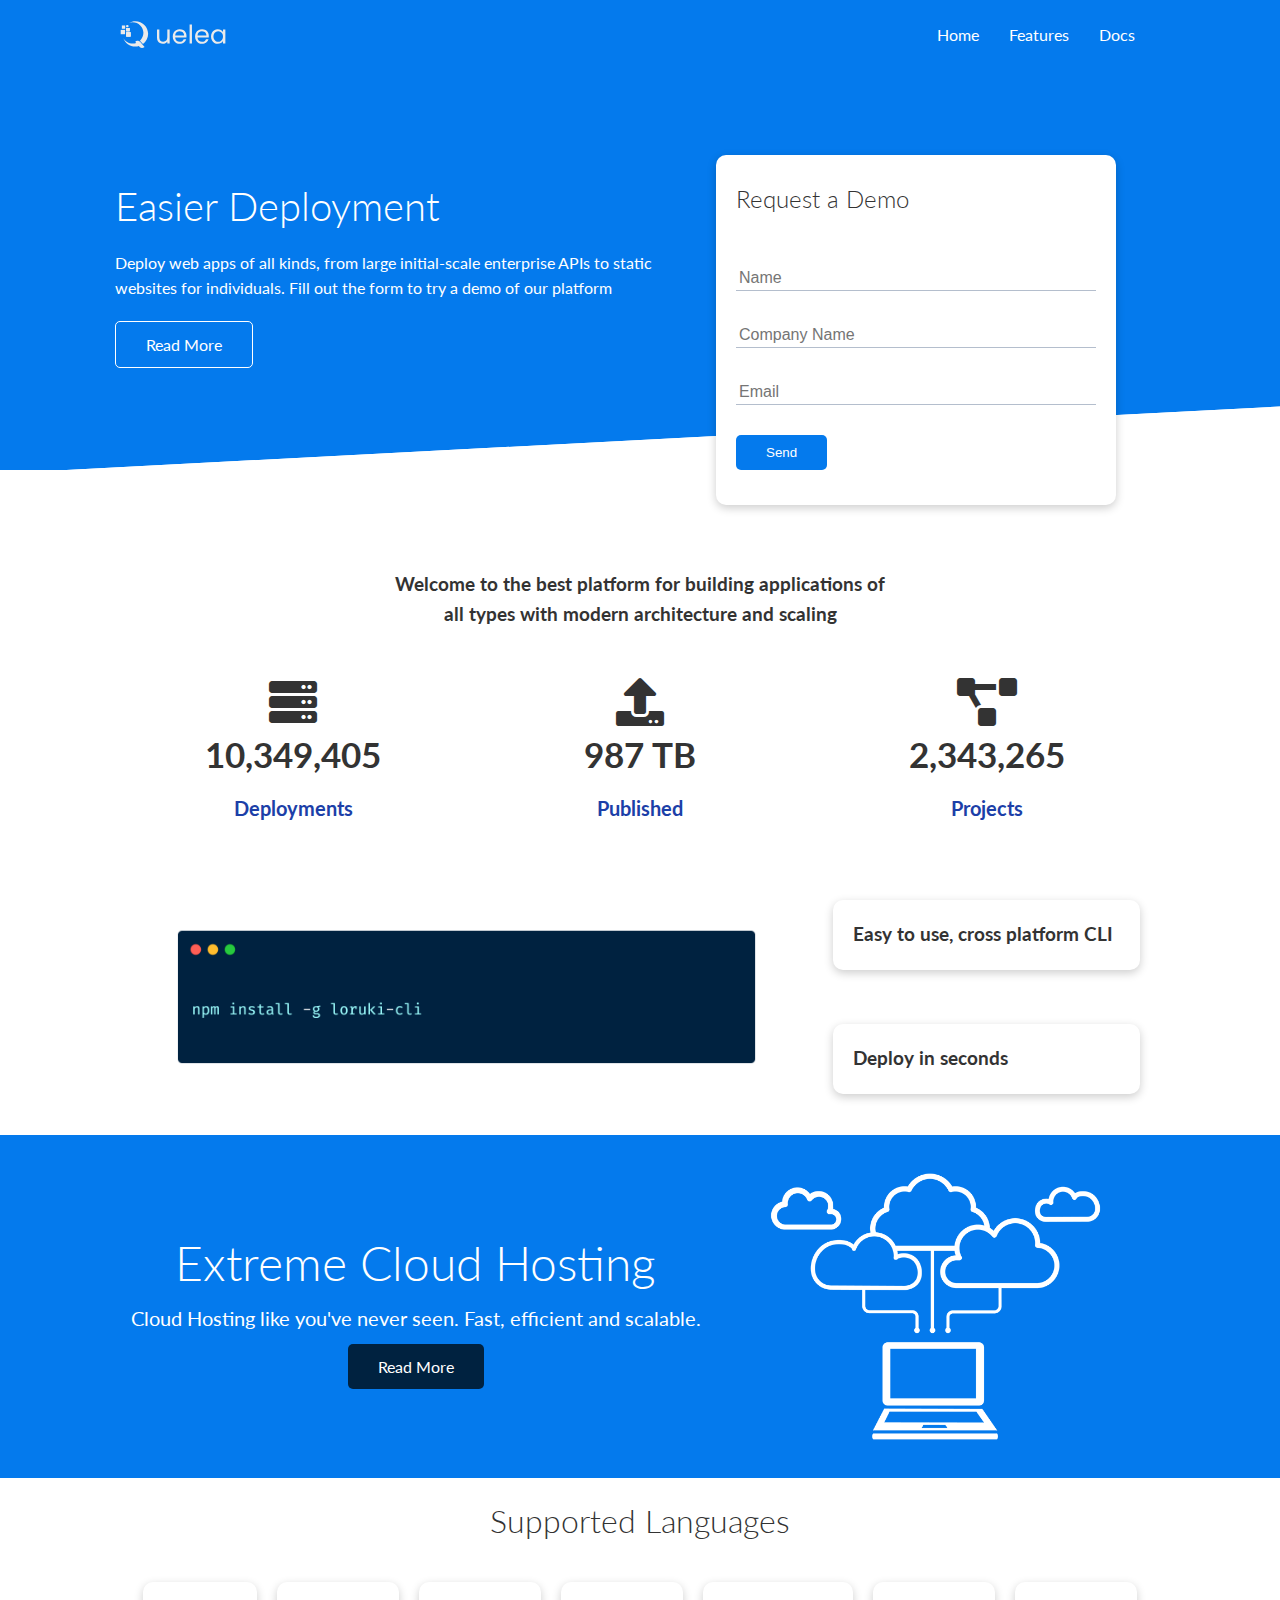
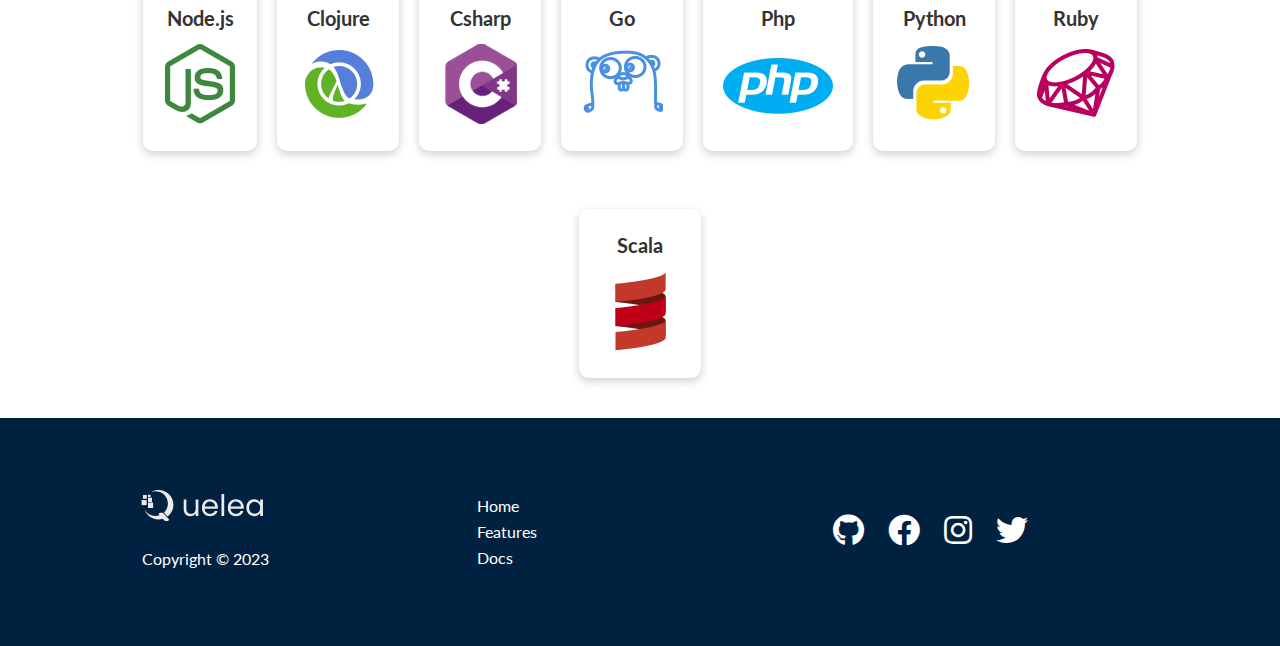
<file: index.html>
<!DOCTYPE html>
<html lang="en">
<head>
    <meta charset="UTF-8">
    <meta name="viewport" content="width=device-width, initial-scale=1.0">
    <link rel="stylesheet" href="https://cdnjs.cloudflare.com/ajax/libs/font-awesome/5.15.4/css/all.min.css" integrity="sha512-1ycn6IcaQQ40/MKBW2W4Rhis/DbILU74C1vSrLJxCq57o941Ym01SwNsOMqvEBFlcgUa6xLiPY/NS5R+E6ztJQ==" crossorigin="anonymous" referrerpolicy="no-referrer" />
    <link rel="stylesheet" href="./style.css">
    <link rel="stylesheet" href="./utilities.css">
    <title>Quelea | Cloud Hosting For Everyone</title>
</head>
<body>
    <!-- Navbar -->
    <div class="navbar">
        <div class="container flex">
            <!-- <h1 class="logo">Loruki.</h1> -->
            <img id="logo" src="./Assets/Quelea.svg" alt="">
            <nav>
                <ul>
                    <li><a href="index.html">Home</a></li>
                    <li><a href="features.html">Features</a></li>
                    <li><a href="docs.html">Docs</a></li>
                </ul>
            </nav>
        </div>
    </div>

    <!-- Showcase -->
    <section class="showcase">
        <div class="container grid">
            <div class="showcase-text">
                <h1>Easier Deployment</h1>
                <p>Deploy web apps of all kinds, from large initial-scale
                enterprise APIs to static websites for individuals. Fill
                out the form to try a demo of our platform</p>
                <a href="features.html" class="btn btn-outline">Read More</a>
            </div>
            
            <div class="showcase-form card">
                <h2>Request a Demo</h2>
                <form name="contact" method="POST" netlify-honeypot="bot-field" data-netlify="true">
                    <input type="hidden" name="form-name" value="contact">
                    <p class="hidden">
                        <label>
                          Don't fill this out if you're human: <input name="bot-field" />
                        </label>
                      </p>
                    <div class="form-control">
                        <input type="text" name="name" placeholder="Name" required>
                    </div>
                    <div class="form-control">
                        <input type="text" name="company" placeholder="Company Name" required>
                    </div>
                    <div class="form-control">
                        <input type="email" name="Email" placeholder="Email" required>
                    </div>

                    <input type="submit" value="Send" class="btn btn-primary">
                </form>
            </div>
        </div>
    </section>
    
    <!-- Stats Elements -->
    <section class="stats">
        <div class="container">
            <h3 class="stats-heading text-center my-1">
                Welcome to the best platform for building applications of all types with modern architecture and scaling
            </h3>

            <div class="grid grid-3 text-center my-4">
                <div>
                    <i class="fas fa-server fa-3x"></i>
                    <h3>10,349,405</h3>
                    <p class="text-secondary">Deployments</p>
                </div>
                <div>
                    <i class="fas fa-upload fa-3x"></i>
                    <h3>987 TB</h3>
                    <p class="text-secondary">Published</p>
                </div>
                <div>
                    <i class="fas fa-project-diagram fa-3x"></i>
                    <h3>2,343,265</h3>
                    <p class="text-secondary">Projects</p>
                </div>
            </div>
        </div>
    </section>

    <!-- Cli Element -->
    <section class="cli">
        <div class="container grid">
            <img src="./Assets/images/cliparts/cli.png" alt="cli">
            <div class="card">
                <h3>Easy to use, cross platform CLI</h3>
            </div>
            <div class="card">
                <h3>Deploy in seconds</h3>
            </div>
        </div>
    </section>

    <!-- Cloud Element -->
    <section class="cloud bg-primary my-2 py-2">
        <div class="container grid">
            <div class="text-center">
                <h2 class="lg">Extreme Cloud Hosting</h2>
                <p class="lead my-1">
                    Cloud Hosting like you've never seen. Fast, efficient and scalable.</p>
                    <a href="features.html" class="btn btn-dark">Read More</a>
            </div>
            <img src="./Assets/images/cliparts/cloud.png" alt="">
        </div>
    </section>

    <!-- Languages Element -->
    <section class="languages">
        <h2 class="md text-center my-2">
            Supported Languages
        </h2>
        <div class="container flex">
            <div class="card">
                <h4>Node.js</h4>
                <img src="./Assets/images/logos/node.png" alt="node.js">
            </div>
            <div class="card">
                <h4>Clojure</h4>
                <img src="./Assets/images/logos/clojure.png" alt="clojure">
            </div>
            <div class="card">
                <h4>Csharp</h4>
                <img src="./Assets/images/logos/csharp.png" alt="csharp">
            </div>
            <div class="card">
                <h4>Go</h4>
                <img src="./Assets/images/logos/go.png" alt="go">
            </div>
            <div class="card">
                <h4>Php</h4>
                <img src="./Assets/images/logos/php.png" alt="php">
            </div>
            <div class="card">
                <h4>Python</h4>
                <img src="./Assets/images/logos/python.png" alt="python">
            </div>
            <div class="card">
                <h4>Ruby</h4>
                <img src="./Assets/images/logos/ruby.png" alt="Ruby">
            </div>
            <div class="card">
                <h4>Scala</h4>
                <img src="./Assets/images/logos/scala.png" alt="scala">
            </div>
        </div>
    </section>

    <!-- Footer Element -->
    <footer class="footer bg-dark py-5">
        <div class="container grid grid-3">
            <div>
                <!-- <h1>Loruki</h1> -->
                <img src="./Assets/Quelea.svg" alt="quelea logo" id="logo">
                <p>&nbsp;&nbsp;&nbsp;Copyright &copy; 2023</p>
            </div>
            <nav>
                <ul>
                    <li><a href="index.html">Home</a></li>
                    <li><a href="features.html">Features</a></li>
                    <li><a href="docs.html">Docs</a></li>
                </ul>
            </nav>
            <div class="social">
                <a href="#"><i class="fab fa-github fa-2x"></i></a>
                <a href="#"><i class="fab fa-facebook fa-2x"></i></a>
                <a href="#"><i class="fab fa-instagram fa-2x"></i></a>
                <a href="#"><i class="fab fa-twitter fa-2x"></i></a>
            </div>
        </div>
    </footer>
    
</body>
</html>
</file>
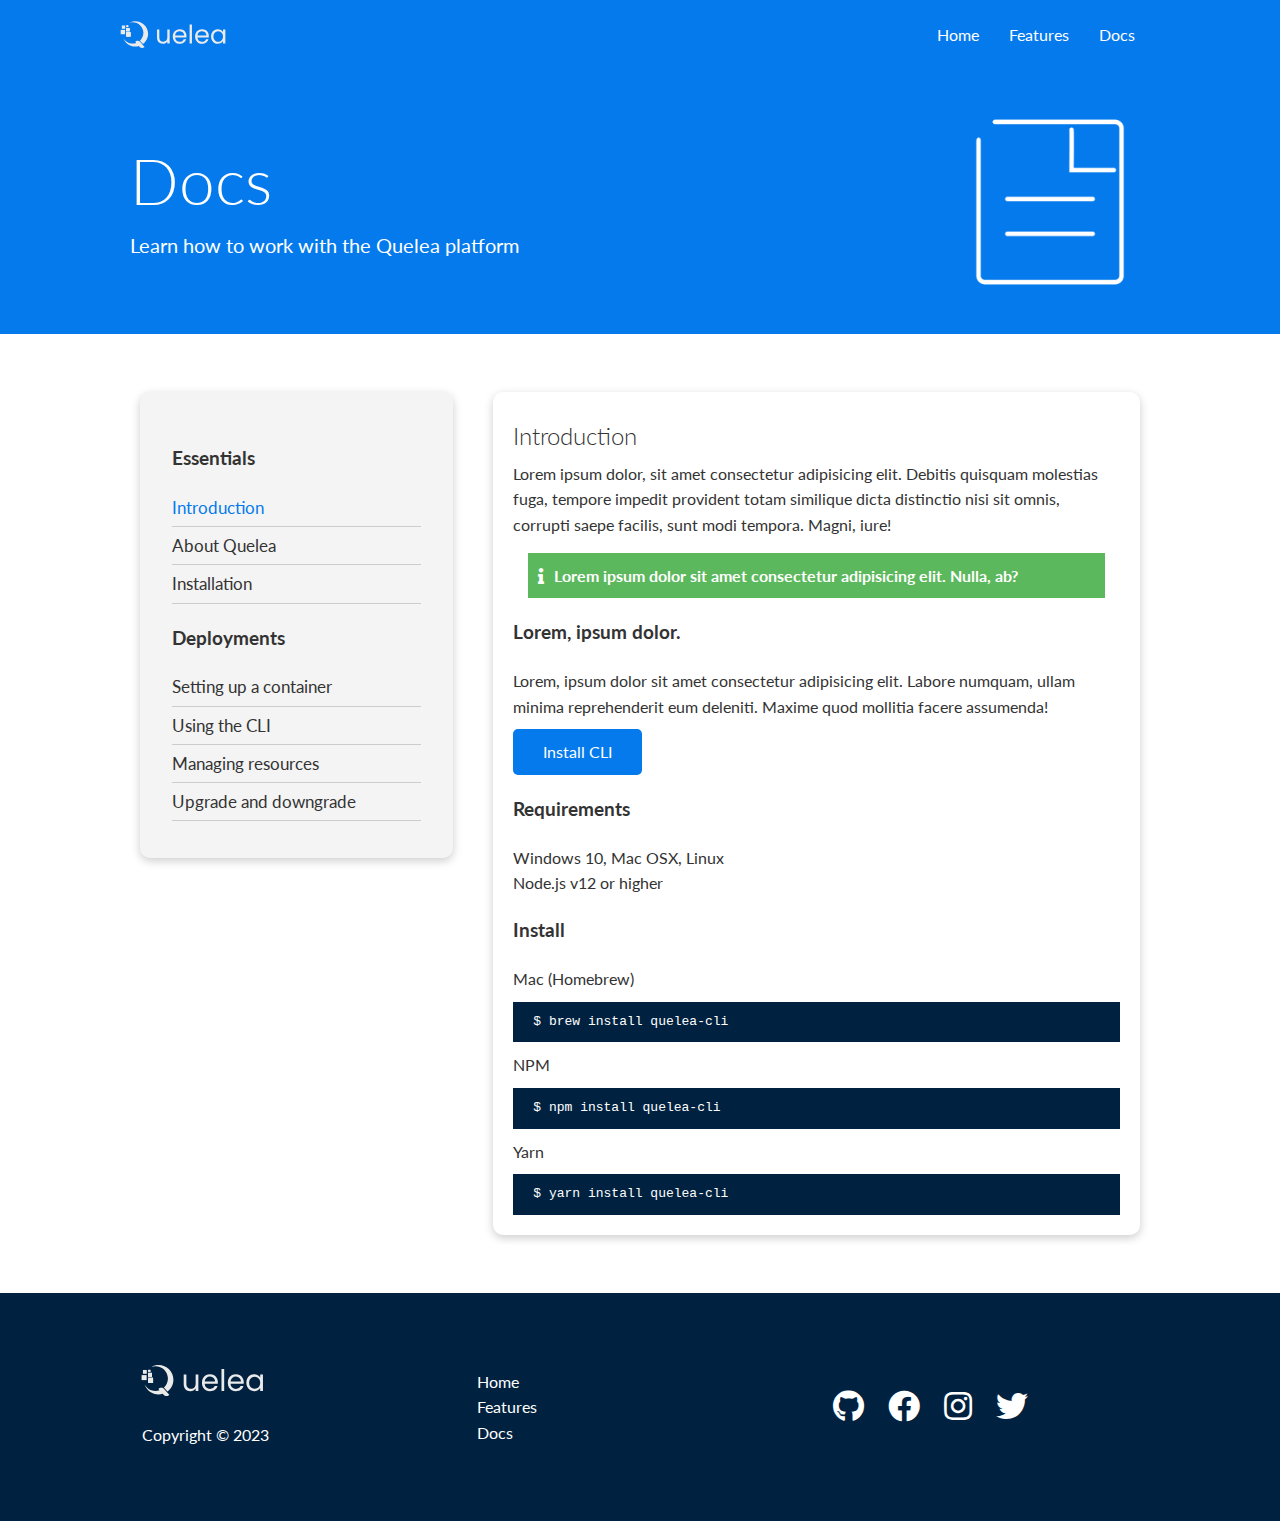
<file: docs.html>
<!DOCTYPE html>
<html lang="en">
<head>
    <meta charset="UTF-8">
    <meta name="viewport" content="width=device-width, initial-scale=1.0">
    <link rel="stylesheet" href="https://cdnjs.cloudflare.com/ajax/libs/font-awesome/5.15.4/css/all.min.css" integrity="sha512-1ycn6IcaQQ40/MKBW2W4Rhis/DbILU74C1vSrLJxCq57o941Ym01SwNsOMqvEBFlcgUa6xLiPY/NS5R+E6ztJQ==" crossorigin="anonymous" referrerpolicy="no-referrer" />
    <link rel="stylesheet" href="./style.css">
    <link rel="stylesheet" href="./utilities.css">
    <title>Quelea | Cloud Hosting For Everyone</title>
</head>
<body>
    <!-- Navbar -->
    <div class="navbar">
        <div class="container flex">
            <!-- <h1 class="logo">Loruki.</h1> -->
            <img id="logo" src="./Assets/Quelea.svg" alt="">
            <nav>
                <ul>
                    <li><a href="index.html">Home</a></li>
                    <li><a href="features.html">Features</a></li>
                    <li><a href="docs.html">Docs</a></li>
                </ul>
            </nav>
        </div>
    </div>

<!-- Head Element -->
<section class="docs-head bg-primary py-3">
    <div class="container grid">
        <div>
            <h1 class="xl">Docs</h1>
            <p class="lead">
                Learn how to work with the Quelea platform
            </p>
        </div>
        <img src="./Assets/images/cliparts/docs.png" alt="server">
    </div>
</section>

    <!-- Docs Main Element -->
    <section class="docs-main my-4">
        <div class="container grid">
            <div class="card bg-light p-3">
                <h3 class="my-2">Essentials</h3>
                <nav>
                    <ul>
                        <li><a class="text-primary" href="#">Introduction</a></li>
                        <li><a href="#">About Quelea</a></li>
                        <li><a href="#">Installation</a></li>
                    </ul>
                </nav>
                <h3 class="my-2">Deployments</h3>
                <nav>
                    <ul>
                        <li><a href="#">Setting up a container</a></li>
                        <li><a href="#">Using the CLI</a></li>
                        <li><a href="#">Managing resources</a></li>
                        <li><a href="#">Upgrade and downgrade</a></li>
                    </ul>
                </nav>
            </div>
            <div class="card">
                <h2>Introduction</h2>
                <p>Lorem ipsum dolor, sit amet consectetur adipisicing elit. 
                Debitis quisquam molestias fuga, tempore impedit provident 
                totam similique dicta distinctio nisi sit omnis, corrupti 
                saepe facilis, sunt modi tempora. Magni, iure!</p>
                <div class="alert alert-success">
                    <i class="fas fa-info"></i>Lorem ipsum dolor sit amet consectetur adipisicing elit. Nulla, ab?
                </div>

                <h3>Lorem, ipsum dolor.</h3>
                <p>Lorem, ipsum dolor sit amet consectetur adipisicing elit. 
                    Labore numquam, ullam minima reprehenderit eum deleniti. 
                    Maxime quod mollitia facere assumenda!</p>
                <a href="" class="btn btn-primary">Install CLI</a>

                <h3>Requirements</h3>
                <ul>
                    <li>Windows 10, Mac OSX, Linux</li>
                    <li>Node.js v12 or higher</li>
                </ul>

                <h3>Install</h3>
                <p>Mac (Homebrew)</p>
                <pre><code>$ brew install quelea-cli</code></pre>
                <p>NPM</p>
                <pre><code>$ npm install quelea-cli</code></pre>
                <p>Yarn</p>
                <pre><code>$ yarn install quelea-cli</code></pre>

                </div>
        </div>
    </section>
    
    <!-- Footer Element -->
    <footer class="footer bg-dark py-5">
        <div class="container grid grid-3">
            <div>
                <!-- <h1>Loruki</h1> -->
                <img src="./Assets/Quelea.svg" alt="quelea logo" id="logo">
                <p>&nbsp;&nbsp;&nbsp;Copyright &copy; 2023</p>
            </div>
            <nav>
                <ul>
                    <li><a href="index.html">Home</a></li>
                    <li><a href="features.html">Features</a></li>
                    <li><a href="docs.html">Docs</a></li>
                </ul>
            </nav>
            <div class="social">
                <a href="#"><i class="fab fa-github fa-2x"></i></a>
                <a href="#"><i class="fab fa-facebook fa-2x"></i></a>
                <a href="#"><i class="fab fa-instagram fa-2x"></i></a>
                <a href="#"><i class="fab fa-twitter fa-2x"></i></a>
            </div>
        </div>
    </footer>
    
</body>
</html>
</file>
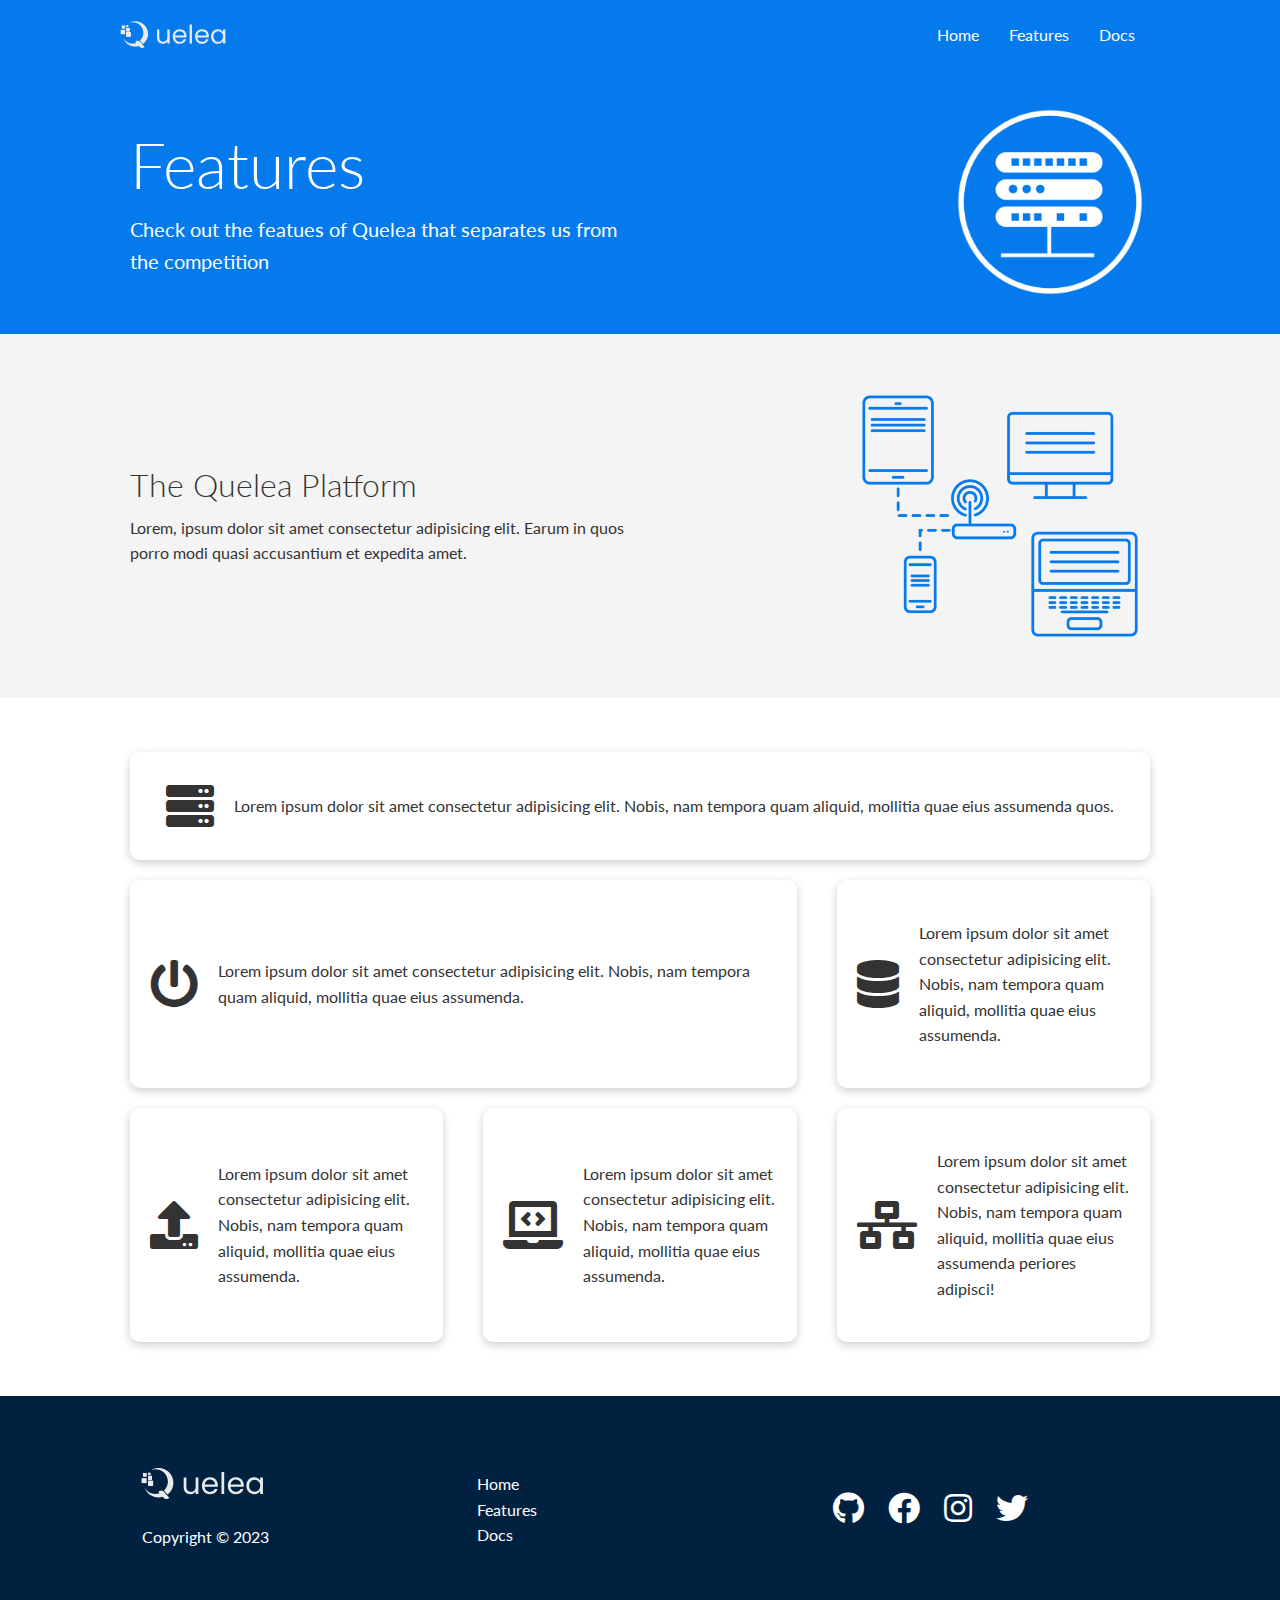
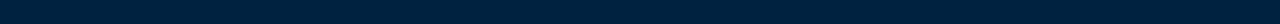
<file: features.html>
<!DOCTYPE html>
<html lang="en">
<head>
    <meta charset="UTF-8">
    <meta name="viewport" content="width=device-width, initial-scale=1.0">
    <link rel="stylesheet" href="https://cdnjs.cloudflare.com/ajax/libs/font-awesome/5.15.4/css/all.min.css" integrity="sha512-1ycn6IcaQQ40/MKBW2W4Rhis/DbILU74C1vSrLJxCq57o941Ym01SwNsOMqvEBFlcgUa6xLiPY/NS5R+E6ztJQ==" crossorigin="anonymous" referrerpolicy="no-referrer" />
    <link rel="stylesheet" href="./style.css">
    <link rel="stylesheet" href="./utilities.css">
    <title>Quelea | Cloud Hosting For Everyone</title>
</head>
<body>
    <!-- Navbar -->
    <div class="navbar">
        <div class="container flex">
            <!-- <h1 class="logo">Loruki.</h1> -->
            <img id="logo" src="./Assets/Quelea.svg" alt="">
            <nav>
                <ul>
                    <li><a href="index.html">Home</a></li>
                    <li><a href="features.html">Features</a></li>
                    <li><a href="docs.html">Docs</a></li>
                </ul>
            </nav>
        </div>
    </div>

    <!-- Head Element -->
    <section class="features-head bg-primary py-3">
        <div class="container grid">
            <div>
                <h1 class="xl">Features</h1>
                <p class="lead">
                    Check out the featues of Quelea that separates us from the competition 
                </p>
            </div>
            <img src="./Assets/images/cliparts/server.png" alt="server">
        </div>
    </section>

    <!-- Sub-head Element -->
    <section class="feature-sub-head bg-light py-3">
        <div class="container grid">
            <div>
                <h1 class="md">The Quelea Platform</h1>
                <p>
                    Lorem, ipsum dolor sit amet consectetur adipisicing elit. Earum in 
                    quos porro modi quasi accusantium et expedita amet.
                </p>
            </div>
            <img src="./Assets/images/cliparts/server2.png" alt="">
        </div>
    </section>

    <section class="features-main my-2">
        <div class="container grid grid-3">
            <div class="card flex">
                <i class="fas fa-server fa-3x"></i>
                <p>
                    Lorem ipsum dolor sit amet consectetur adipisicing elit. Nobis, nam 
                    tempora quam aliquid, mollitia quae eius assumenda quos.
            </div>
            <div class="card flex">
                <i class="fas fa-power-off fa-3x"></i>
                <p>
                    Lorem ipsum dolor sit amet consectetur adipisicing elit. Nobis, nam 
                    tempora quam aliquid, mollitia quae eius assumenda.
            </div>
            <div class="card flex">
                <i class="fas fa-database fa-3x"></i>
                <p>
                    Lorem ipsum dolor sit amet consectetur adipisicing elit. Nobis, nam 
                    tempora quam aliquid, mollitia quae eius assumenda.
            </div>
            <div class="card flex">
                <i class="fas fa-upload fa-3x"></i>
                <p>
                    Lorem ipsum dolor sit amet consectetur adipisicing elit. Nobis, nam 
                    tempora quam aliquid, mollitia quae eius assumenda.
                </p>
            </div>
            <div class="card flex">
                <i class="fas fa-laptop-code fa-3x"></i>
                <p>
                    Lorem ipsum dolor sit amet consectetur adipisicing elit. Nobis, nam 
                    tempora quam aliquid, mollitia quae eius assumenda.
                </p>
            </div>
            <div class="card flex">
                <i class="fas fa-network-wired fa-3x"></i>
                <p>
                    Lorem ipsum dolor sit amet consectetur adipisicing elit. Nobis, nam 
                    tempora quam aliquid, mollitia quae eius assumenda periores adipisci! 
                </p>
            </div>
        </div>
    </section>


    <!-- Footer Element -->
    <footer class="footer bg-dark py-5">
        <div class="container grid grid-3">
            <div>
                <!-- <h1>Loruki</h1> -->
                <img src="./Assets/Quelea.svg" alt="quelea logo" id="logo">
                <p>&nbsp;&nbsp;&nbsp;Copyright &copy; 2023</p>
            </div>
            <nav>
                <ul>
                    <li><a href="index.html">Home</a></li>
                    <li><a href="features.html">Features</a></li>
                    <li><a href="docs.html">Docs</a></li>
                </ul>
            </nav>
            <div class="social">
                <a href="#"><i class="fab fa-github fa-2x"></i></a>
                <a href="#"><i class="fab fa-facebook fa-2x"></i></a>
                <a href="#"><i class="fab fa-instagram fa-2x"></i></a>
                <a href="#"><i class="fab fa-twitter fa-2x"></i></a>
            </div>
        </div>
    </footer>
    
</body>
</html>
</file>
<file: style.css>
@import url('https://fonts.googleapis.com/css2?family=Lato:ital,wght@0,100;0,300;0,400;0,700;0,900;1,100;1,300;1,400;1,700;1,900&family=Outfit:wght@100;200;300;400;500;600;700;800;900&family=Princess+Sofia&display=swap');

:root{
    --primary-color: #047aed;
    --secondary-color: #1c3fa8;
    --dark-color: #002240;
    --light-color: #f4f4f4;
    --success-color:#5cb85c;
    --error-color: #d9534f;
}

*{
 box-sizing: border-box;
 padding: 0;
 margin: 0;
}

body{
    font-family: 'Lato', sans-serif;
    color: #333;
    line-height: 1.6;
}

/* Navbar Styling */
ul{
    list-style: none;
}

.navbar ul{
    display: flex;
}

a{
    text-decoration: none;
    color: #333;
}

.navbar a{
    color: #fff;
    padding: 10px;
    margin: 0 5px;
}

.navbar a:hover{
    border-bottom: 2px #fff solid;
}

h1,
h2{
    font-weight: 300;
    line-height: 1.2;
    margin:  10px 0;
}

p{
    margin: 10px 0;
}

img{
    width: 100%;
}

/* Netlify Hidden Styling */
.hidden{
    visibility: hidden;
    height: 0;
}

/* Code Styling */
code,
pre{
    background-color: #002240;
    color: #fff;
    padding: 10px;
}

#logo{
    height: 2.5rem;
    margin: 10px -15px;
    max-width: auto;
    width: 20%;
    flex-basis: 0;
}

footer #logo{
    height: 3rem;
    margin: 0px 5px;
    width: 40%;
}

.navbar{
    background-color: var(--primary-color);
    color: #fff;
    height: 70px;
}

.navbar .flex{
    justify-content: space-between;
}

/* Showcase Styling */
.showcase{
    height: 400px;
    background-color:var(--primary-color);
    color: #fff;
    position: relative;
}

.showcase h1{
    font-size: 40px;
}

.showcase p{
    margin: 20px 0;
}

.showcase .grid{
    overflow: visible;
    grid-template-columns: 55% 45%;
    gap: 30px;
}

.showcase-text{
    animation: slideInFromLeft 1s ease-in;
}

.showcase-form{
    position: relative;
    top: 60px;
    height: 350px;
    width: 400px;
    padding: 40px;
    z-index: 100;
    animation: slideInFromRight 1s ease-in;

}

.showcase-form .form-control{
    margin: 30px 0;
}

.showcase-form input[type='text'],
.showcase-form input[type='email']{
    border: none;
    border-bottom: 1px solid #b4becd;
    width: 100%;
    padding: 3px;
    font-size: 16px;
}

.showcase-form input:focus{
    outline: none;
}

.showcase::before, 
.showcase::after{
    content: '';
    position: absolute;
    height: 100px;
    bottom: -70px;
    right: 0;
    left: 0;
    background: #fff;
    transform: skewY(-3deg);
    -webkit-transform: skewY(-3deg);
    -moz-transform: skewY(-3deg);
    -ms-transform: skewY(-3deg);
}

/* Stats Styling */
.stats{
    padding-top: 100px;
    animation: slideInFromBottom 1s ease-in;

}

.stats-heading {
    max-width: 500px;
    margin: auto;
}

.stats .grid h3{
    font-size: 35px;
}

.stats .grid p{
    font-size: 20px;
    font-weight: bold;
}

/* Cli Styling */
.cli .grid{
    grid-template-columns: repeat(3, 1fr);
    grid-template-rows: repeat(2,1fr);
}

.cli .grid > *:first-child{
    grid-column: 1 / span 2;
    grid-row: 1 / span 2;

}

/* Cloud Styling */
.cloud .grid{
    grid-template-columns: 4fr 3fr;
}

/* Languages Styling */
.languages .flex{
    flex-wrap: wrap;
}

.languages .card{
    text-align: center;
    margin: 18px 10px 40px;
    transition: transform 0.2s ease-in-out;
}

.languages .card h4{
    font-size: 20px;
    margin-bottom: 10px;
}

.languages .card:hover{
    transform: translate(-10px);
}

/* Features Styling */
.features-head img,
.docs-head img{
    width: 200px;
    justify-self: flex-end;
}
.feature-sub-head img{
    width: 300px;
    justify-self: flex-end;
}

/* Docs Styling */
.docs-main h3{
    margin: 20px 0;
}

.docs-main .grid{
    grid-template-columns: 1fr 2fr;
    align-items: flex-start;
}

.docs-main nav li{
    font-size: 17px;
    padding-bottom: 5px;
    margin-bottom: 5px;
    border-bottom: 1px #ccc solid;
}

.docs-main a{
    transition: 0.1s;
}

.docs-main a:hover{
    font-weight: bold;
    color: #002141;
}



/* Sub-head Styling */
.features-main .card > i{
    margin-right: 20px;
}

.features-main .grid{
    padding: 30px;
}

.features-main .grid > *:first-child{
    grid-column: 1 / span 3;
}

.features-main .grid > *:nth-child(2){
    grid-column: 1 / span 2;
}


/* Footer Styling */
.footer .social a{
    margin: 0 10px;
}


/* Animations Styling */
@keyframes slideInFromLeft{
    0%{
        transform: translateX(-100%);
    }

    100%{
        transform: translateX(0);
    }
}

@keyframes slideInFromRight{
    0%{
        transform: translateX(100%);
    }

    100%{
        transform: translateX(0);
    }
}

@keyframes slideInFromTop{
    0%{
        transform: translateY(-100%);
    }

    100%{
        transform: translateX(0);
    }
}

@keyframes slideInFromBottom{
    0%{
        transform: translateY(100%);
    }

    100%{
        transform: translateX(0);
    }
}


/* Media Query for Tablets and under */

@media(max-width: 950px){
    .grid,
    .showcase .grid,
    .stats .grid,
    .cli .grid,
    .cloud .grid,
    .features-main .grid,
    .docs-main .grid,
    .features-head .grid,
    .feature-sub-head .grid,
    .docs-head .grid
    {
        grid-template-columns: 1fr;
        grid-template-rows: 1fr;
    }

    .showcase{
        height: auto;
    }

    .showcase-text{
        text-align: center;
        margin-top: 40px;
        animation: slideInFromTop 1s ease-in;

    }

    .showcase-form{
        justify-self: center;
        margin: auto;
        animation: slideInFromBottoms 1s ease-in;

    }

    .cli .grid > *:first-child{
        grid-column: 1;
        grid-row: 1;
    }

    .cli .card{
        text-align: center;
    }

    footer #logo{
        width: 70%;
    }

    .features-head,
    .feature-sub-head,
    .docs-head{
        text-align: center;  
    }

    .features-head img,
    .feature-sub-head img,
    .docs-head img{
        justify-self: center;   
    }

    .features-main .grid > *:first-child,
    .features-main .grid > *:nth-child(2){
        grid-column: 1;
    }

}


/* Media Query for Mobile and under */
@media(max-width: 500px){
    .navbar{
        height: 110px;
    }

    .navbar .flex{
        flex-direction: column;
    }
    .navbar ul{
        padding: 10px;
        background-color: rgba(0, 0, 0, 0.1);
    }

    .footer p{
        font-size: 0.8rem;
    }

    .fa-2x {
        font-size: 1.5em;
        padding: 6px;
    }

    footer #logo{
        width: 60%;
    }

}
</file>
<file: utilities.css>
/* Utility  Styling */

.container{
    max-width: 1100px;
    margin: 0 auto;
    overflow: auto;
    padding: 0 40px;
}

.card{
    background-color: #fff;
    border-radius: 10px;
    box-shadow: 0 3px 10px rgba(0,0,0,0.2);
    padding: 20px;
    margin: 10px;
    color: #333;
}

.btn{
    display: inline-block;
    padding: 10px 30px;
    cursor: pointer;
    background: var(--primary-color);
    color: #fff;
    border: none;
    border-radius: 5px;
}

.btn-outline{
    background-color: transparent;
     border: 1px #fff solid;
}

.btn:hover{
    transform: scale(0.98);
}

/* Bacgrounds  & Colored Buttons Styling */
.bg-primary,
.btn-primary{
    background-color: var(--primary-color);
    color: #fff;
}

.bg-secondary,
.btn-secondary{
    background-color: var(--secondary-color);
    color: #fff;
}

.bg-dark,
.btn-dark{
    background-color: var(--dark-color);
    color: #fff;
}

.bg-light,
.btn-light{
    background-color: var(--light-color);
    color: #333;
}

.bg-primary a,
.btn-primary a,
.bg-secondary a,
.btn-secondary a,
.bg-dark a,
.btn-dark a{
    color: #fff;
}

/* Text Styling */
.text-primary{
    color: var(--primary-color);
}

.text-secondary{
    color: var(--secondary-color);
}

.text-dark{
    color: var(--dark-color);
}

.text-light{
    color: var(--light-color);
}

/* Text Sizes */

.lead {
    font-size: 20px;
}

.sm{
    font-size: 1rem;
}

.md{
    font-size: 2rem;
}

.lg {
    font-size: 3rem;
}

.xl{
    font-size: 4rem;
}



.text-center{
    text-align: center;
}

/* Alert Styling */
.alert{
    background-color: var(--light-color);
    padding: 10px;
    font-weight: bold;
    margin: 15px;
}

.alert-success{
    background-color: var(--success-color);
    color: #fff;
}

.alert-error{
    background-color: var(--error-color);
}

.alert i{
    margin-right: 10px;
}


.flex{
    display: flex;
    justify-content: center;
    align-items: center;
    height: 100%;
}

.grid{
    display: grid;
    grid-template-columns: repeat(2, 1fr);
    gap: 20px;
    justify-content: center;
    align-items: center;
    height: 100%;
}

.grid-3{
    grid-template-columns: repeat(3, 1fr);
}

/* Margin */
/* .my-1{
    margin: 1rem 0;
} */

.my-2{
    margin: 1.5rem 0;
}

.my-3{
    margin: 2rem 0;
}

.my-4{
    margin: 3rem 0;
}
.my-5{
    margin: 4rem 0;
}

.m-1{
    margin: 1rem;
}

.m-2{
    margin: 1.5rem;
}

.m-3{
    margin: 2rem;
}

.m-4{
    margin: 3rem;
}
.m-5{
    margin: 4rem;
}

/* Padding */
.py-1{
    padding: 1rem 0;
}

.py-2{
    padding: 1.5rem 0;
}

.py-3{
    padding: 2rem 0;
}

.py-4{
    padding: 3rem 0;
}
.py-5{
    padding: 4rem 0;
}


.p-1{
    padding: 1rem;
}

.p-2{
    padding: 1.5rem;
}

.p-3{
    padding: 2rem;
}

.p-4{
    padding: 3rem;
}
.p-5{
    padding: 4rem;
}
</file>
